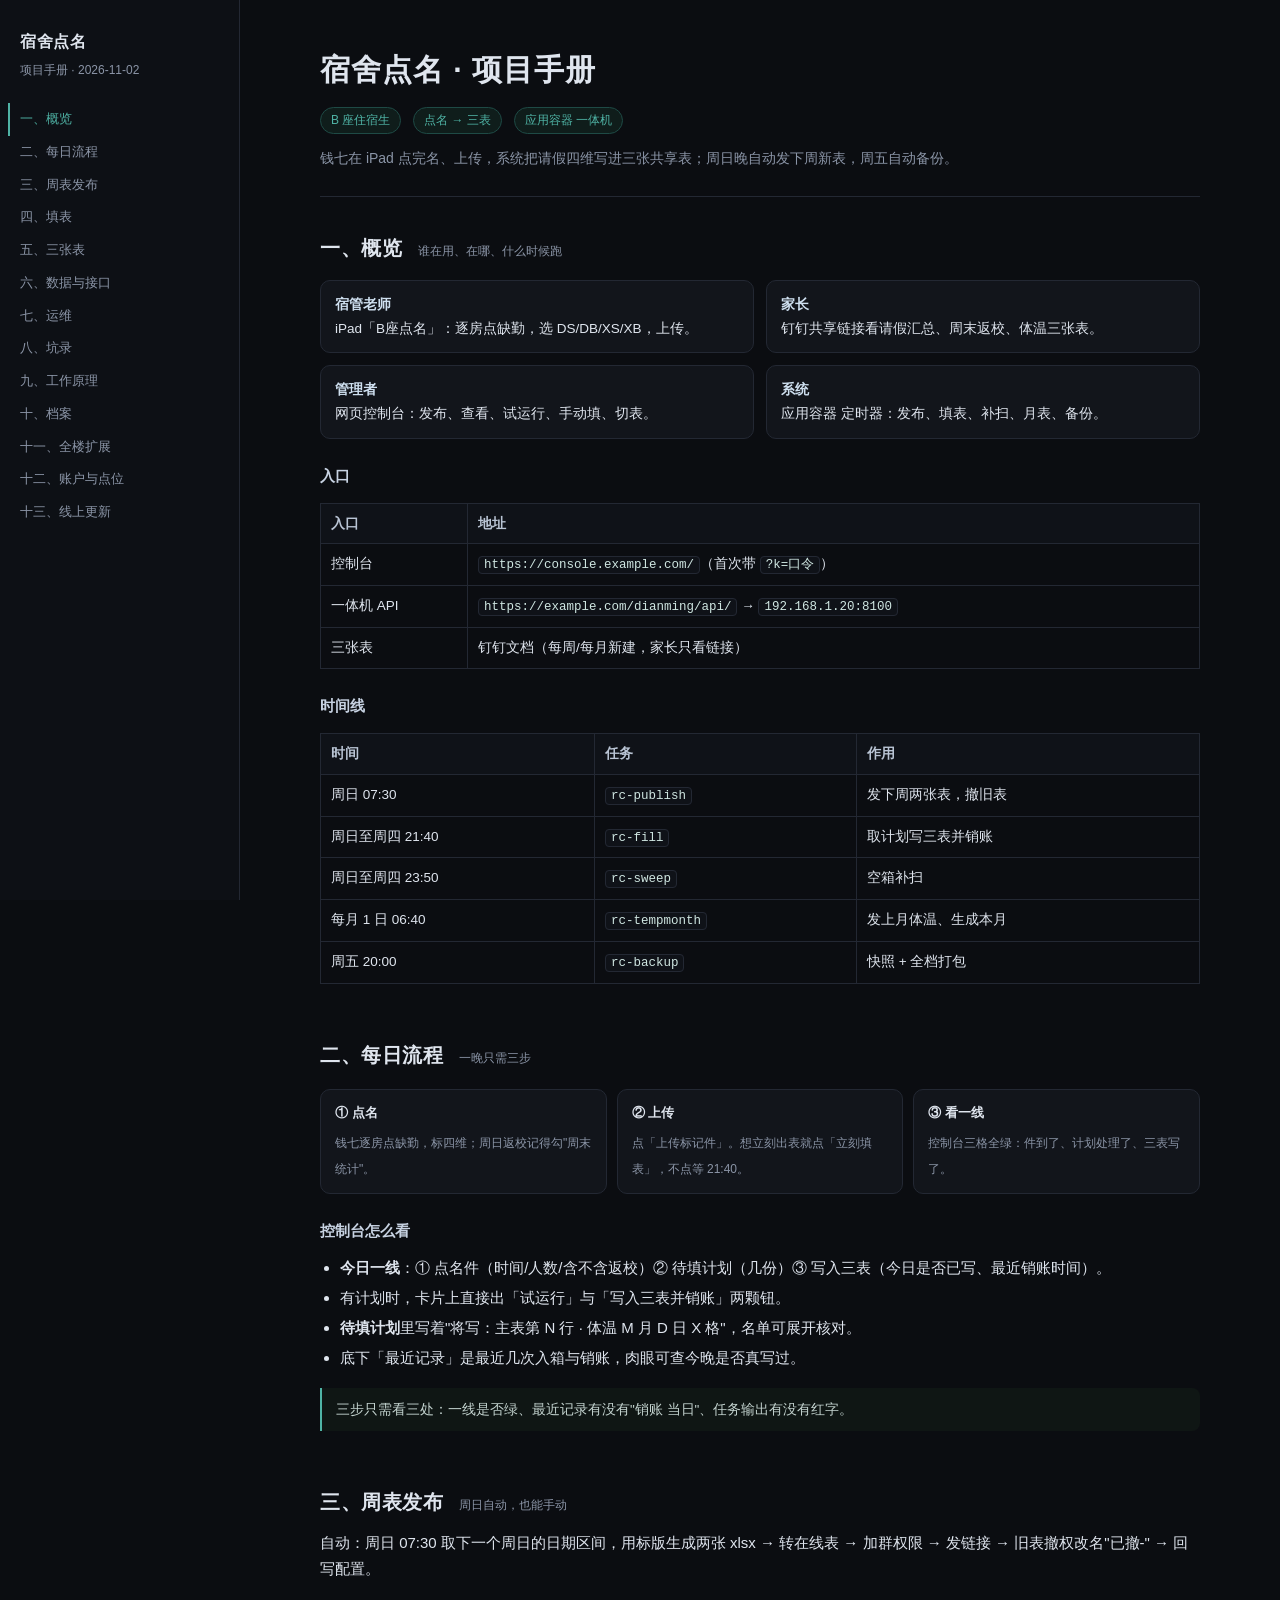
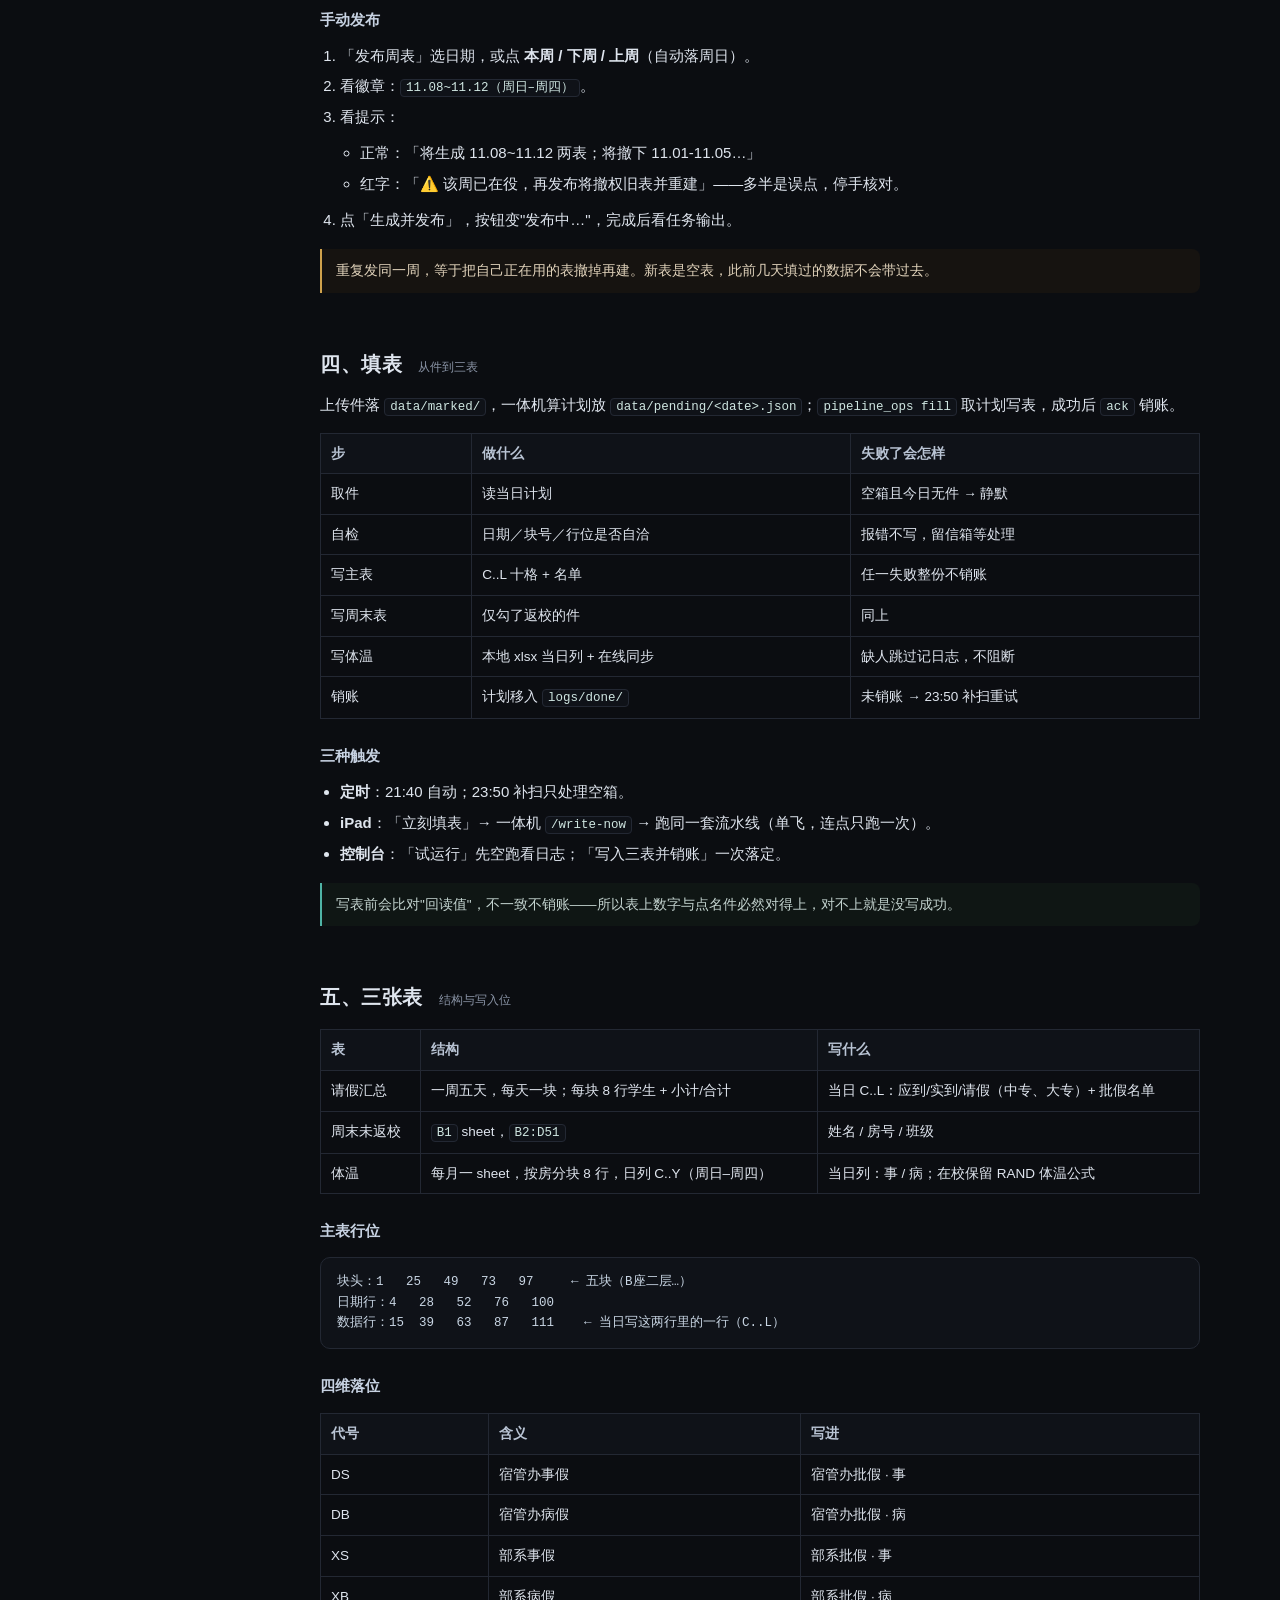
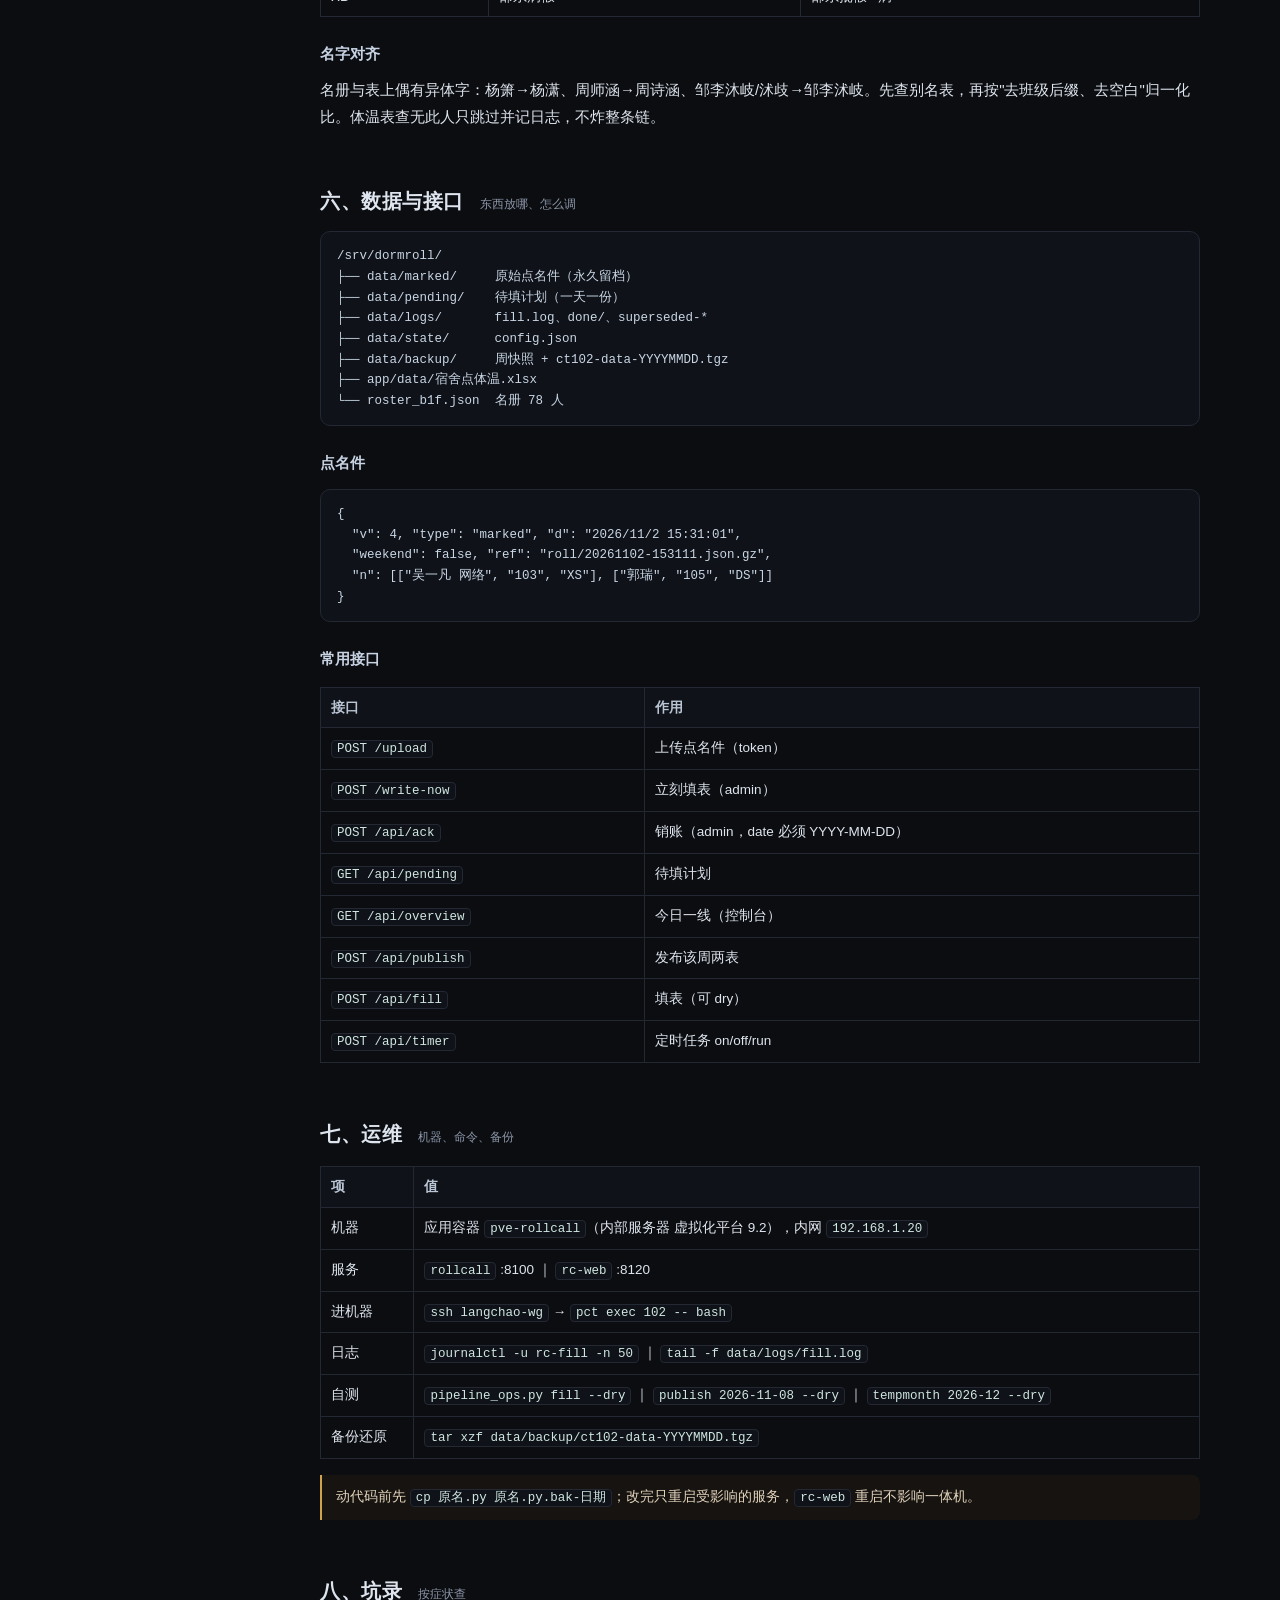
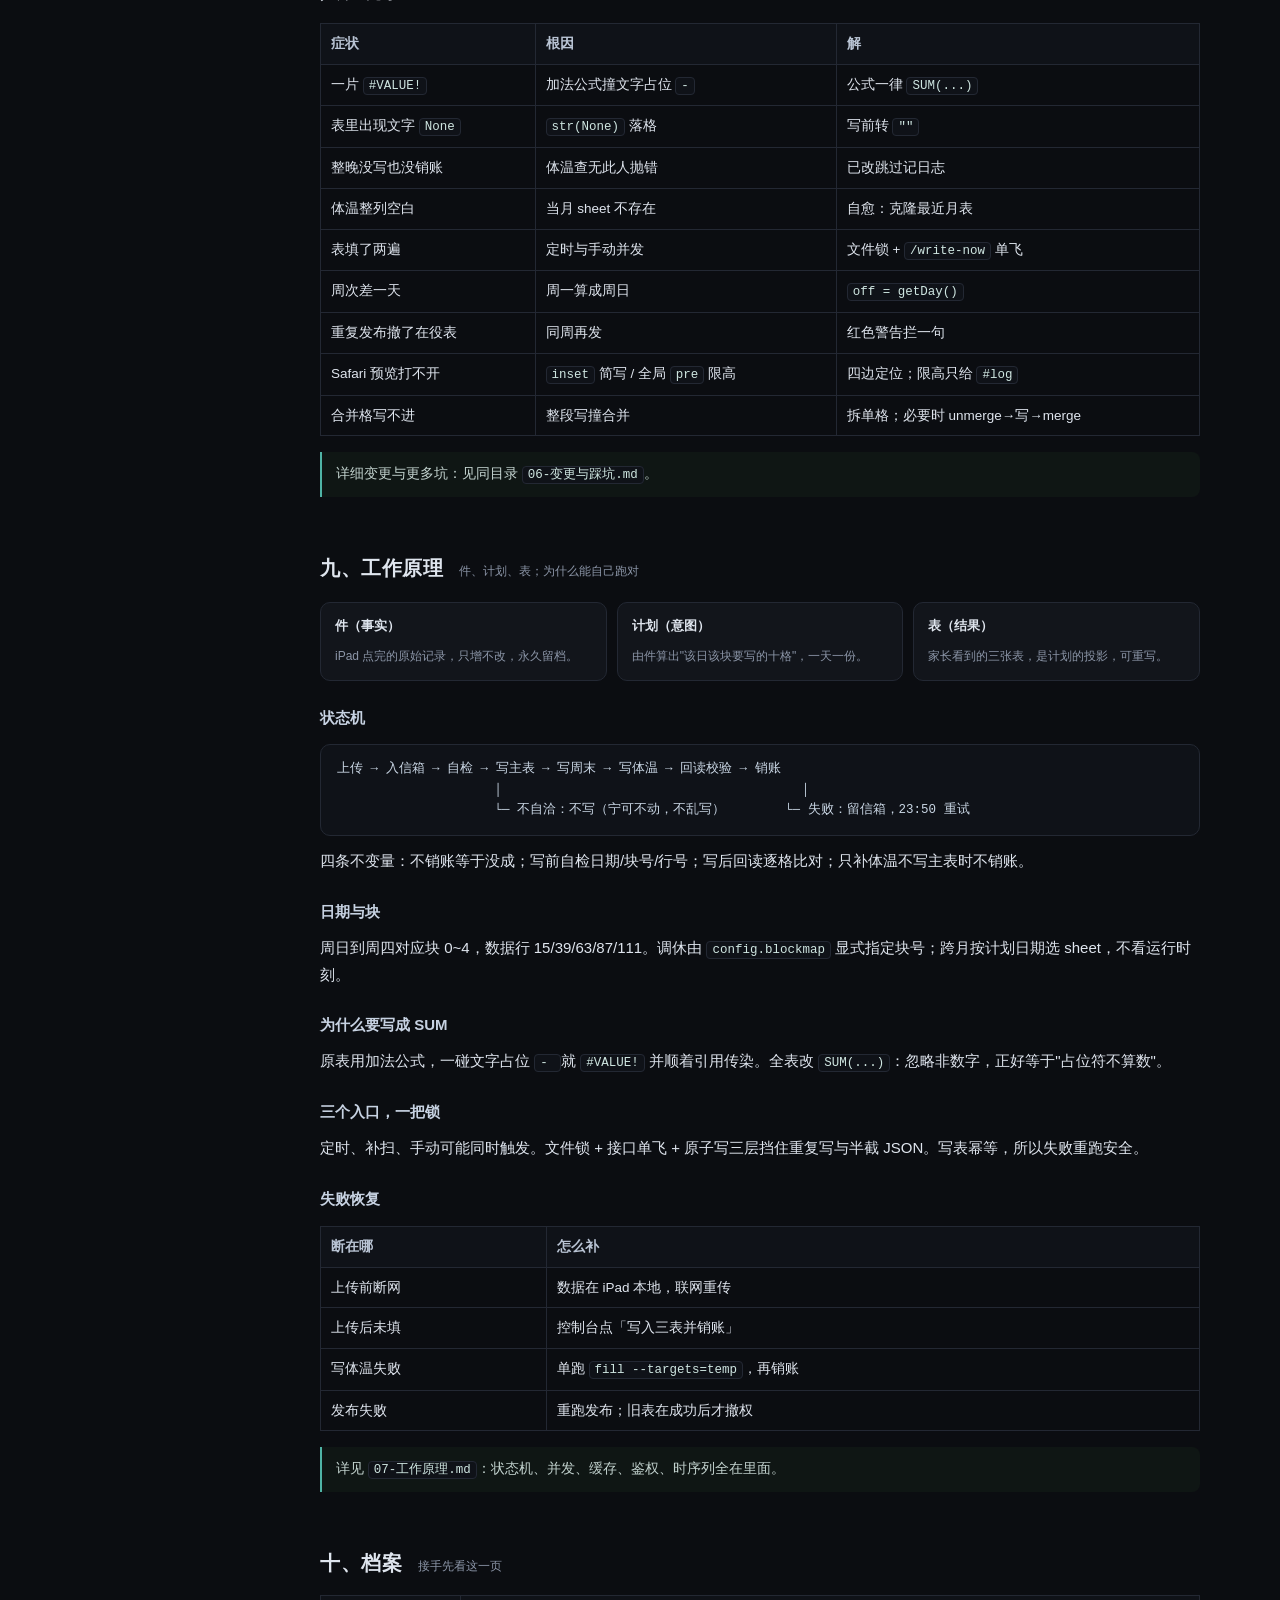
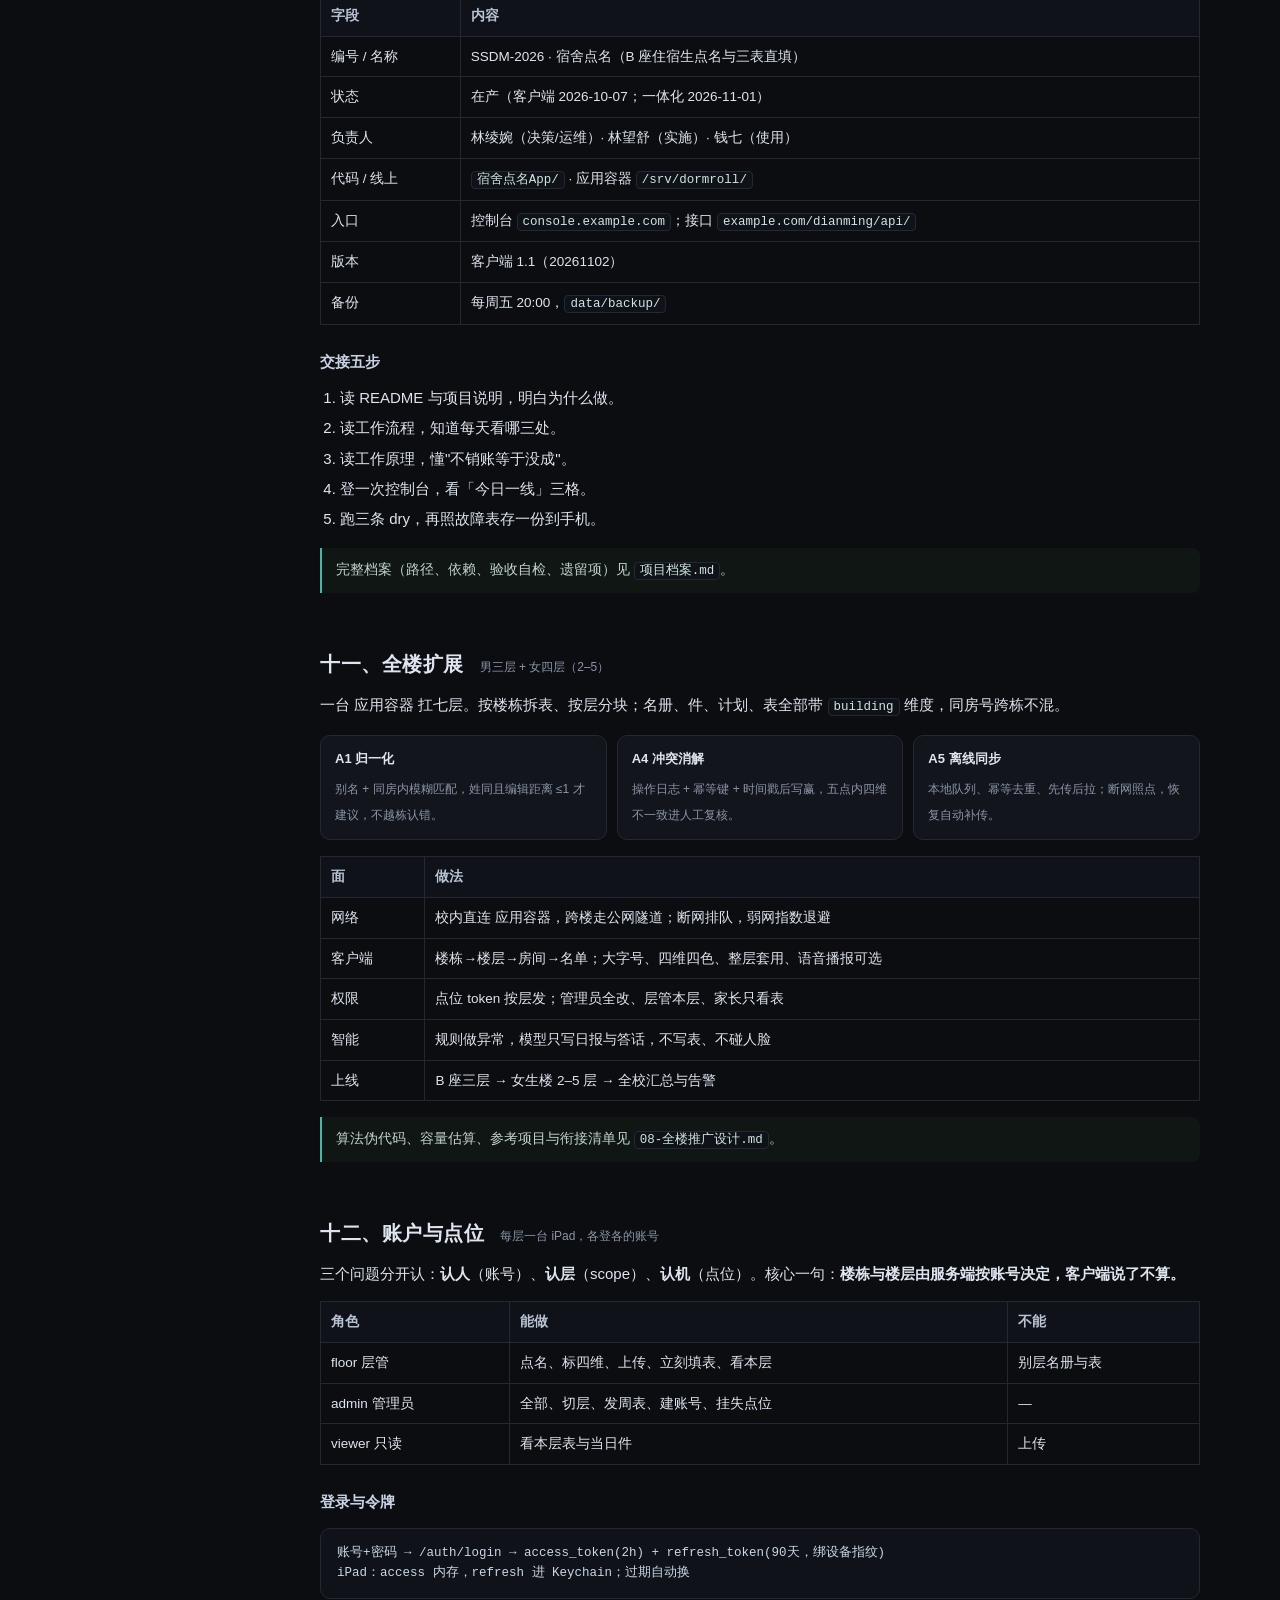
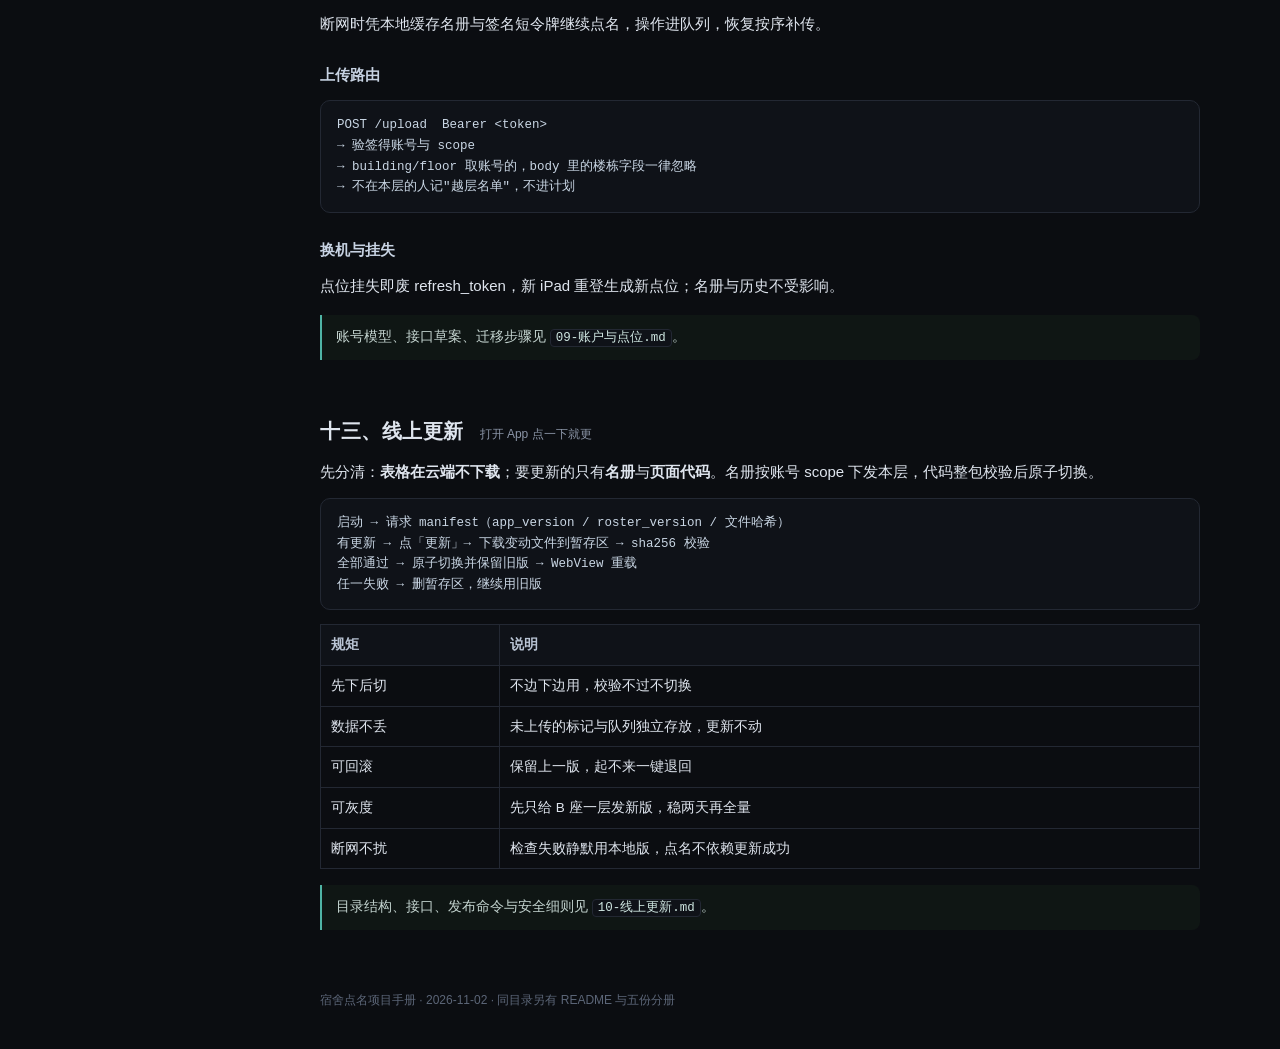
<file: docs/index.html>
<!doctype html>
<html lang="zh-CN">
<head>
<meta charset="utf-8">
<meta name="viewport" content="width=device-width,initial-scale=1">
<title>宿舍点名 · 项目手册</title>
<style>
  :root{
    --bg:#0b0d11; --card:#12151b; --line:#232833; --txt:#dfe5ee; --sub:#8b95a7;
    --acc:#4fb3a5; --warn:#d0a24c; --bad:#c9584f; --ok:#56a97a;
  }
  *{box-sizing:border-box}
  html,body{margin:0;background:var(--bg);color:var(--txt);
    font:15px/1.75 -apple-system,BlinkMacSystemFont,"PingFang SC","Hiragino Sans GB","Microsoft YaHei",sans-serif}
  a{color:var(--acc);text-decoration:none}
  a:hover{text-decoration:underline}
  .layout{display:flex;min-height:100vh}
  nav{width:240px;flex:0 0 240px;border-right:1px solid var(--line);padding:28px 20px;position:sticky;top:0;height:100vh;overflow:auto;background:#0d1015}
  nav h1{font-size:16px;margin:0 0 4px;letter-spacing:.5px}
  nav .sub{font-size:12px;color:var(--sub);margin-bottom:22px}
  nav a{display:block;color:var(--sub);font-size:13px;padding:5px 0;border-left:2px solid transparent;padding-left:10px;margin-left:-12px}
  nav a:hover{color:var(--txt);text-decoration:none}
  nav a.on{color:var(--acc);border-left-color:var(--acc)}
  main{flex:1;min-width:0;padding:44px 48px 80px}
  .wrap{max-width:880px;margin:0 auto}
  header.hero{border-bottom:1px solid var(--line);padding-bottom:26px;margin-bottom:34px}
  header.hero h1{font-size:30px;margin:0 0 10px;letter-spacing:1px}
  header.hero p{color:var(--sub);margin:0;font-size:14px}
  .tag{display:inline-block;font-size:12px;color:var(--acc);border:1px solid #1e4a45;background:#0f1d1b;border-radius:999px;padding:2px 10px;margin-right:8px}
  section{margin:0 0 54px;scroll-margin-top:28px}
  h2{font-size:20px;margin:0 0 6px;letter-spacing:.5px}
  h2 small{color:var(--sub);font-size:12px;font-weight:400;margin-left:10px;letter-spacing:0}
  h3{font-size:15px;margin:24px 0 8px;color:#c7d2e2}
  p{margin:10px 0}
  ul,ol{margin:10px 0;padding-left:20px}
  li{margin:4px 0}
  table{width:100%;border-collapse:collapse;margin:14px 0;font-size:13.5px}
  th,td{border:1px solid var(--line);padding:8px 10px;text-align:left;vertical-align:top}
  th{background:#0f1218;color:#b9c4d4;font-weight:600;white-space:nowrap}
  code{font-family:ui-monospace,SFMono-Regular,Menlo,monospace;font-size:12.5px;background:#0f1218;border:1px solid var(--line);border-radius:4px;padding:1px 5px;color:#cfe6e1}
  pre{background:#0f1218;border:1px solid var(--line);border-radius:10px;padding:14px 16px;overflow:auto;font-size:12.5px;line-height:1.65}
  pre code{background:none;border:0;padding:0;color:#c9d6e4}
  .flow{display:flex;gap:10px;flex-wrap:wrap;margin:16px 0}
  .step{flex:1 1 170px;border:1px solid var(--line);border-radius:10px;padding:12px 14px;background:var(--card)}
  .step b{display:block;font-size:13px;margin-bottom:4px}
  .step span{font-size:12px;color:var(--sub)}
  .note{border-left:2px solid var(--acc);background:#0f1614;padding:10px 14px;border-radius:0 8px 8px 0;margin:16px 0;font-size:13.5px;color:#c3d3cf}
  .warn{border-left-color:var(--warn);background:#161310;color:#e1d3bb}
  .grid{display:grid;grid-template-columns:1fr 1fr;gap:12px;margin:14px 0}
  .box{border:1px solid var(--line);border-radius:10px;padding:12px 14px;background:var(--card);font-size:13.5px}
  .box b{color:#cfe0f0}
  .k{color:var(--acc)}
  @media (max-width:900px){
    .layout{display:block}
    nav{position:static;width:auto;height:auto;border-right:0;border-bottom:1px solid var(--line)}
    nav a{display:inline-block;padding:4px 10px;margin:2px 4px 0 0;border-left:0;border-radius:6px;background:#12151b}
    main{padding:28px 20px 60px}
    .grid{grid-template-columns:1fr}
  }
  @media print{
    nav{display:none} body{background:#fff;color:#111} main{padding:0}
    :root{--line:#ddd;--card:#fafafa;--sub:#555;--txt:#111}
    pre,code{background:#f4f4f4;color:#111}
  }
</style>
</head>
<body>
<div class="layout">
<nav>
  <h1>宿舍点名</h1>
  <div class="sub">项目手册 · 2026-11-02</div>
  <a href="#overview" class="on">一、概览</a>
  <a href="#daily">二、每日流程</a>
  <a href="#publish">三、周表发布</a>
  <a href="#fill">四、填表</a>
  <a href="#tables">五、三张表</a>
  <a href="#data">六、数据与接口</a>
  <a href="#ops">七、运维</a>
  <a href="#pits">八、坑录</a>
  <a href="#principle">九、工作原理</a>
  <a href="#archive">十、档案</a>
  <a href="#expand">十一、全楼扩展</a>
  <a href="#accounts">十二、账户与点位</a>
  <a href="#ota">十三、线上更新</a>
</nav>
<main><div class="wrap">

<header class="hero">
  <h1>宿舍点名 · 项目手册</h1>
  <p>
    <span class="tag">B 座住宿生</span>
    <span class="tag">点名 → 三表</span>
    <span class="tag">应用容器 一体机</span>
  </p>
  <p style="margin-top:12px">钱七在 iPad 点完名、上传，系统把请假四维写进三张共享表；周日晚自动发下周新表，周五自动备份。</p>
</header>

<section id="overview">
  <h2>一、概览 <small>谁在用、在哪、什么时候跑</small></h2>
  <div class="grid">
    <div class="box"><b>宿管老师</b><br>iPad「B座点名」：逐房点缺勤，选 DS/DB/XS/XB，上传。</div>
    <div class="box"><b>家长</b><br>钉钉共享链接看请假汇总、周末返校、体温三张表。</div>
    <div class="box"><b>管理者</b><br>网页控制台：发布、查看、试运行、手动填、切表。</div>
    <div class="box"><b>系统</b><br>应用容器 定时器：发布、填表、补扫、月表、备份。</div>
  </div>

  <h3>入口</h3>
  <table>
    <tr><th>入口</th><th>地址</th></tr>
    <tr><td>控制台</td><td><code>https://console.example.com/</code>（首次带 <code>?k=口令</code>）</td></tr>
    <tr><td>一体机 API</td><td><code>https://example.com/dianming/api/</code> → <code>192.168.1.20:8100</code></td></tr>
    <tr><td>三张表</td><td>钉钉文档（每周/每月新建，家长只看链接）</td></tr>
  </table>

  <h3>时间线</h3>
  <table>
    <tr><th>时间</th><th>任务</th><th>作用</th></tr>
    <tr><td>周日 07:30</td><td><code>rc-publish</code></td><td>发下周两张表，撤旧表</td></tr>
    <tr><td>周日至周四 21:40</td><td><code>rc-fill</code></td><td>取计划写三表并销账</td></tr>
    <tr><td>周日至周四 23:50</td><td><code>rc-sweep</code></td><td>空箱补扫</td></tr>
    <tr><td>每月 1 日 06:40</td><td><code>rc-tempmonth</code></td><td>发上月体温、生成本月</td></tr>
    <tr><td>周五 20:00</td><td><code>rc-backup</code></td><td>快照 + 全档打包</td></tr>
  </table>
</section>

<section id="daily">
  <h2>二、每日流程 <small>一晚只需三步</small></h2>
  <div class="flow">
    <div class="step"><b>① 点名</b><span>钱七逐房点缺勤，标四维；周日返校记得勾"周末统计"。</span></div>
    <div class="step"><b>② 上传</b><span>点「上传标记件」。想立刻出表就点「立刻填表」，不点等 21:40。</span></div>
    <div class="step"><b>③ 看一线</b><span>控制台三格全绿：件到了、计划处理了、三表写了。</span></div>
  </div>

  <h3>控制台怎么看</h3>
  <ul>
    <li><b>今日一线</b>：① 点名件（时间/人数/含不含返校）② 待填计划（几份）③ 写入三表（今日是否已写、最近销账时间）。</li>
    <li>有计划时，卡片上直接出「试运行」与「写入三表并销账」两颗钮。</li>
    <li><b>待填计划</b>里写着"将写：主表第 N 行 · 体温 M 月 D 日 X 格"，名单可展开核对。</li>
    <li>底下「最近记录」是最近几次入箱与销账，肉眼可查今晚是否真写过。</li>
  </ul>

  <div class="note">三步只需看三处：一线是否绿、最近记录有没有"销账 当日"、任务输出有没有红字。</div>
</section>

<section id="publish">
  <h2>三、周表发布 <small>周日自动，也能手动</small></h2>
  <p>自动：周日 07:30 取下一个周日的日期区间，用标版生成两张 xlsx → 转在线表 → 加群权限 → 发链接 → 旧表撤权改名"已撤-" → 回写配置。</p>
  <h3>手动发布</h3>
  <ol>
    <li>「发布周表」选日期，或点 <b>本周 / 下周 / 上周</b>（自动落周日）。</li>
    <li>看徽章：<code>11.08~11.12（周日–周四）</code>。</li>
    <li>看提示：
      <ul>
        <li>正常：「将生成 11.08~11.12 两表；将撤下 11.01-11.05…」</li>
        <li>红字：「⚠️ 该周已在役，再发布将撤权旧表并重建」——多半是误点，停手核对。</li>
      </ul>
    </li>
    <li>点「生成并发布」，按钮变"发布中…"，完成后看任务输出。</li>
  </ol>
  <div class="note warn">重复发同一周，等于把自己正在用的表撤掉再建。新表是空表，此前几天填过的数据不会带过去。</div>
</section>

<section id="fill">
  <h2>四、填表 <small>从件到三表</small></h2>
  <p>上传件落 <code>data/marked/</code>，一体机算计划放 <code>data/pending/&lt;date&gt;.json</code>；<code>pipeline_ops fill</code> 取计划写表，成功后 <code>ack</code> 销账。</p>
  <table>
    <tr><th>步</th><th>做什么</th><th>失败了会怎样</th></tr>
    <tr><td>取件</td><td>读当日计划</td><td>空箱且今日无件 → 静默</td></tr>
    <tr><td>自检</td><td>日期／块号／行位是否自洽</td><td>报错不写，留信箱等处理</td></tr>
    <tr><td>写主表</td><td>C..L 十格 + 名单</td><td>任一失败整份不销账</td></tr>
    <tr><td>写周末表</td><td>仅勾了返校的件</td><td>同上</td></tr>
    <tr><td>写体温</td><td>本地 xlsx 当日列 + 在线同步</td><td>缺人跳过记日志，不阻断</td></tr>
    <tr><td>销账</td><td>计划移入 <code>logs/done/</code></td><td>未销账 → 23:50 补扫重试</td></tr>
  </table>
  <h3>三种触发</h3>
  <ul>
    <li><b>定时</b>：21:40 自动；23:50 补扫只处理空箱。</li>
    <li><b>iPad</b>：「立刻填表」→ 一体机 <code>/write-now</code> → 跑同一套流水线（单飞，连点只跑一次）。</li>
    <li><b>控制台</b>：「试运行」先空跑看日志；「写入三表并销账」一次落定。</li>
  </ul>
  <div class="note">写表前会比对"回读值"，不一致不销账——所以表上数字与点名件必然对得上，对不上就是没写成功。</div>
</section>

<section id="tables">
  <h2>五、三张表 <small>结构与写入位</small></h2>
  <table>
    <tr><th>表</th><th>结构</th><th>写什么</th></tr>
    <tr><td>请假汇总</td><td>一周五天，每天一块；每块 8 行学生 + 小计/合计</td><td>当日 C..L：应到/实到/请假（中专、大专）+ 批假名单</td></tr>
    <tr><td>周末未返校</td><td><code>B1</code> sheet，<code>B2:D51</code></td><td>姓名 / 房号 / 班级</td></tr>
    <tr><td>体温</td><td>每月一 sheet，按房分块 8 行，日列 C..Y（周日–周四）</td><td>当日列：事 / 病；在校保留 RAND 体温公式</td></tr>
  </table>
  <h3>主表行位</h3>
  <pre><code>块头：1   25   49   73   97     ← 五块（B座二层…）
日期行：4   28   52   76   100
数据行：15  39   63   87   111    ← 当日写这两行里的一行（C..L）</code></pre>
  <h3>四维落位</h3>
  <table>
    <tr><th>代号</th><th>含义</th><th>写进</th></tr>
    <tr><td>DS</td><td>宿管办事假</td><td>宿管办批假 · 事</td></tr>
    <tr><td>DB</td><td>宿管办病假</td><td>宿管办批假 · 病</td></tr>
    <tr><td>XS</td><td>部系事假</td><td>部系批假 · 事</td></tr>
    <tr><td>XB</td><td>部系病假</td><td>部系批假 · 病</td></tr>
  </table>
  <h3>名字对齐</h3>
  <p>名册与表上偶有异体字：杨箫→杨潇、周师涵→周诗涵、邹李沐岐/沭歧→邹李沭岐。先查别名表，再按"去班级后缀、去空白"归一化比。体温表查无此人只跳过并记日志，不炸整条链。</p>
</section>

<section id="data">
  <h2>六、数据与接口 <small>东西放哪、怎么调</small></h2>
  <pre><code>/srv/dormroll/
├── data/marked/     原始点名件（永久留档）
├── data/pending/    待填计划（一天一份）
├── data/logs/       fill.log、done/、superseded-*
├── data/state/      config.json
├── data/backup/     周快照 + ct102-data-YYYYMMDD.tgz
├── app/data/宿舍点体温.xlsx
└── roster_b1f.json  名册 78 人</code></pre>
  <h3>点名件</h3>
  <pre><code>{
  "v": 4, "type": "marked", "d": "2026/11/2 15:31:01",
  "weekend": false, "ref": "roll/20261102-153111.json.gz",
  "n": [["吴一凡 网络", "103", "XS"], ["郭瑞", "105", "DS"]]
}</code></pre>
  <h3>常用接口</h3>
  <table>
    <tr><th>接口</th><th>作用</th></tr>
    <tr><td><code>POST /upload</code></td><td>上传点名件（token）</td></tr>
    <tr><td><code>POST /write-now</code></td><td>立刻填表（admin）</td></tr>
    <tr><td><code>POST /api/ack</code></td><td>销账（admin，date 必须 YYYY-MM-DD）</td></tr>
    <tr><td><code>GET /api/pending</code></td><td>待填计划</td></tr>
    <tr><td><code>GET /api/overview</code></td><td>今日一线（控制台）</td></tr>
    <tr><td><code>POST /api/publish</code></td><td>发布该周两表</td></tr>
    <tr><td><code>POST /api/fill</code></td><td>填表（可 dry）</td></tr>
    <tr><td><code>POST /api/timer</code></td><td>定时任务 on/off/run</td></tr>
  </table>
</section>

<section id="ops">
  <h2>七、运维 <small>机器、命令、备份</small></h2>
  <table>
    <tr><th>项</th><th>值</th></tr>
    <tr><td>机器</td><td>应用容器 <code>pve-rollcall</code>（内部服务器 虚拟化平台 9.2），内网 <code>192.168.1.20</code></td></tr>
    <tr><td>服务</td><td><code>rollcall</code> :8100 ｜ <code>rc-web</code> :8120</td></tr>
    <tr><td>进机器</td><td><code>ssh langchao-wg</code> → <code>pct exec 102 -- bash</code></td></tr>
    <tr><td>日志</td><td><code>journalctl -u rc-fill -n 50</code> ｜ <code>tail -f data/logs/fill.log</code></td></tr>
    <tr><td>自测</td><td><code>pipeline_ops.py fill --dry</code> ｜ <code>publish 2026-11-08 --dry</code> ｜ <code>tempmonth 2026-12 --dry</code></td></tr>
    <tr><td>备份还原</td><td><code>tar xzf data/backup/ct102-data-YYYYMMDD.tgz</code></td></tr>
  </table>
  <div class="note warn">动代码前先 <code>cp 原名.py 原名.py.bak-日期</code>；改完只重启受影响的服务，<code>rc-web</code> 重启不影响一体机。</div>
</section>

<section id="pits">
  <h2>八、坑录 <small>按症状查</small></h2>
  <table>
    <tr><th>症状</th><th>根因</th><th>解</th></tr>
    <tr><td>一片 <code>#VALUE!</code></td><td>加法公式撞文字占位 <code> - </code></td><td>公式一律 <code>SUM(...)</code></td></tr>
    <tr><td>表里出现文字 <code>None</code></td><td><code>str(None)</code> 落格</td><td>写前转 <code>""</code></td></tr>
    <tr><td>整晚没写也没销账</td><td>体温查无此人抛错</td><td>已改跳过记日志</td></tr>
    <tr><td>体温整列空白</td><td>当月 sheet 不存在</td><td>自愈：克隆最近月表</td></tr>
    <tr><td>表填了两遍</td><td>定时与手动并发</td><td>文件锁 + <code>/write-now</code> 单飞</td></tr>
    <tr><td>周次差一天</td><td>周一算成周日</td><td><code>off = getDay()</code></td></tr>
    <tr><td>重复发布撤了在役表</td><td>同周再发</td><td>红色警告拦一句</td></tr>
    <tr><td>Safari 预览打不开</td><td><code>inset</code> 简写 / 全局 <code>pre</code> 限高</td><td>四边定位；限高只给 <code>#log</code></td></tr>
    <tr><td>合并格写不进</td><td>整段写撞合并</td><td>拆单格；必要时 unmerge→写→merge</td></tr>
  </table>
  <div class="note">详细变更与更多坑：见同目录 <code>06-变更与踩坑.md</code>。</div>
</section>

<section id="principle">
  <h2>九、工作原理 <small>件、计划、表；为什么能自己跑对</small></h2>
  <div class="flow">
    <div class="step"><b>件（事实）</b><span>iPad 点完的原始记录，只增不改，永久留档。</span></div>
    <div class="step"><b>计划（意图）</b><span>由件算出"该日该块要写的十格"，一天一份。</span></div>
    <div class="step"><b>表（结果）</b><span>家长看到的三张表，是计划的投影，可重写。</span></div>
  </div>
  <h3>状态机</h3>
  <pre><code>上传 → 入信箱 → 自检 → 写主表 → 写周末 → 写体温 → 回读校验 → 销账
                     │                                        │
                     └─ 不自洽：不写（宁可不动，不乱写）        └─ 失败：留信箱，23:50 重试</code></pre>
  <p>四条不变量：不销账等于没成；写前自检日期/块号/行号；写后回读逐格比对；只补体温不写主表时不销账。</p>

  <h3>日期与块</h3>
  <p>周日到周四对应块 0~4，数据行 15/39/63/87/111。调休由 <code>config.blockmap</code> 显式指定块号；跨月按计划日期选 sheet，不看运行时刻。</p>

  <h3>为什么要写成 SUM</h3>
  <p>原表用加法公式，一碰文字占位 <code> - </code> 就 <code>#VALUE!</code> 并顺着引用传染。全表改 <code>SUM(...)</code>：忽略非数字，正好等于"占位符不算数"。</p>

  <h3>三个入口，一把锁</h3>
  <p>定时、补扫、手动可能同时触发。文件锁 + 接口单飞 + 原子写三层挡住重复写与半截 JSON。写表幂等，所以失败重跑安全。</p>

  <h3>失败恢复</h3>
  <table>
    <tr><th>断在哪</th><th>怎么补</th></tr>
    <tr><td>上传前断网</td><td>数据在 iPad 本地，联网重传</td></tr>
    <tr><td>上传后未填</td><td>控制台点「写入三表并销账」</td></tr>
    <tr><td>写体温失败</td><td>单跑 <code>fill --targets=temp</code>，再销账</td></tr>
    <tr><td>发布失败</td><td>重跑发布；旧表在成功后才撤权</td></tr>
  </table>
  <div class="note">详见 <code>07-工作原理.md</code>：状态机、并发、缓存、鉴权、时序列全在里面。</div>
</section>

<section id="archive">
  <h2>十、档案 <small>接手先看这一页</small></h2>
  <table>
    <tr><th>字段</th><th>内容</th></tr>
    <tr><td>编号 / 名称</td><td>SSDM-2026 · 宿舍点名（B 座住宿生点名与三表直填）</td></tr>
    <tr><td>状态</td><td>在产（客户端 2026-10-07；一体化 2026-11-01）</td></tr>
    <tr><td>负责人</td><td>林绫婉（决策/运维）· 林望舒（实施）· 钱七（使用）</td></tr>
    <tr><td>代码 / 线上</td><td><code>宿舍点名App/</code> · 应用容器 <code>/srv/dormroll/</code></td></tr>
    <tr><td>入口</td><td>控制台 <code>console.example.com</code>；接口 <code>example.com/dianming/api/</code></td></tr>
    <tr><td>版本</td><td>客户端 1.1（20261102）</td></tr>
    <tr><td>备份</td><td>每周五 20:00，<code>data/backup/</code></td></tr>
  </table>
  <h3>交接五步</h3>
  <ol>
    <li>读 README 与项目说明，明白为什么做。</li>
    <li>读工作流程，知道每天看哪三处。</li>
    <li>读工作原理，懂"不销账等于没成"。</li>
    <li>登一次控制台，看「今日一线」三格。</li>
    <li>跑三条 dry，再照故障表存一份到手机。</li>
  </ol>
  <div class="note">完整档案（路径、依赖、验收自检、遗留项）见 <code>项目档案.md</code>。</div>
</section>

<section id="expand">
  <h2>十一、全楼扩展 <small>男三层 + 女四层（2–5）</small></h2>
  <p>一台 应用容器 扛七层。按楼栋拆表、按层分块；名册、件、计划、表全部带 <code>building</code> 维度，同房号跨栋不混。</p>
  <div class="flow">
    <div class="step"><b>A1 归一化</b><span>别名 + 同房内模糊匹配，姓同且编辑距离 ≤1 才建议，不越栋认错。</span></div>
    <div class="step"><b>A4 冲突消解</b><span>操作日志 + 幂等键 + 时间戳后写赢，五点内四维不一致进人工复核。</span></div>
    <div class="step"><b>A5 离线同步</b><span>本地队列、幂等去重、先传后拉；断网照点，恢复自动补传。</span></div>
  </div>
  <table>
    <tr><th>面</th><th>做法</th></tr>
    <tr><td>网络</td><td>校内直连 应用容器，跨楼走公网隧道；断网排队，弱网指数退避</td></tr>
    <tr><td>客户端</td><td>楼栋→楼层→房间→名单；大字号、四维四色、整层套用、语音播报可选</td></tr>
    <tr><td>权限</td><td>点位 token 按层发；管理员全改、层管本层、家长只看表</td></tr>
    <tr><td>智能</td><td>规则做异常，模型只写日报与答话，不写表、不碰人脸</td></tr>
    <tr><td>上线</td><td>B 座三层 → 女生楼 2–5 层 → 全校汇总与告警</td></tr>
  </table>
  <div class="note">算法伪代码、容量估算、参考项目与衔接清单见 <code>08-全楼推广设计.md</code>。</div>
</section>

<section id="accounts">
  <h2>十二、账户与点位 <small>每层一台 iPad，各登各的账号</small></h2>
  <p>三个问题分开认：<b>认人</b>（账号）、<b>认层</b>（scope）、<b>认机</b>（点位）。核心一句：<b>楼栋与楼层由服务端按账号决定，客户端说了不算。</b></p>
  <table>
    <tr><th>角色</th><th>能做</th><th>不能</th></tr>
    <tr><td>floor 层管</td><td>点名、标四维、上传、立刻填表、看本层</td><td>别层名册与表</td></tr>
    <tr><td>admin 管理员</td><td>全部、切层、发周表、建账号、挂失点位</td><td>—</td></tr>
    <tr><td>viewer 只读</td><td>看本层表与当日件</td><td>上传</td></tr>
  </table>
  <h3>登录与令牌</h3>
  <pre><code>账号+密码 → /auth/login → access_token(2h) + refresh_token(90天，绑设备指纹)
iPad：access 内存，refresh 进 Keychain；过期自动换</code></pre>
  <p>断网时凭本地缓存名册与签名短令牌继续点名，操作进队列，恢复按序补传。</p>
  <h3>上传路由</h3>
  <pre><code>POST /upload  Bearer &lt;token&gt;
→ 验签得账号与 scope
→ building/floor 取账号的，body 里的楼栋字段一律忽略
→ 不在本层的人记"越层名单"，不进计划</code></pre>
  <h3>换机与挂失</h3>
  <p>点位挂失即废 refresh_token，新 iPad 重登生成新点位；名册与历史不受影响。</p>
  <div class="note">账号模型、接口草案、迁移步骤见 <code>09-账户与点位.md</code>。</div>
</section>

<section id="ota">
  <h2>十三、线上更新 <small>打开 App 点一下就更</small></h2>
  <p>先分清：<b>表格在云端不下载</b>；要更新的只有<b>名册</b>与<b>页面代码</b>。名册按账号 scope 下发本层，代码整包校验后原子切换。</p>
  <pre><code>启动 → 请求 manifest（app_version / roster_version / 文件哈希）
有更新 → 点「更新」→ 下载变动文件到暂存区 → sha256 校验
全部通过 → 原子切换并保留旧版 → WebView 重载
任一失败 → 删暂存区，继续用旧版</code></pre>
  <table>
    <tr><th>规矩</th><th>说明</th></tr>
    <tr><td>先下后切</td><td>不边下边用，校验不过不切换</td></tr>
    <tr><td>数据不丢</td><td>未上传的标记与队列独立存放，更新不动</td></tr>
    <tr><td>可回滚</td><td>保留上一版，起不来一键退回</td></tr>
    <tr><td>可灰度</td><td>先只给 B 座一层发新版，稳两天再全量</td></tr>
    <tr><td>断网不扰</td><td>检查失败静默用本地版，点名不依赖更新成功</td></tr>
  </table>
  <div class="note">目录结构、接口、发布命令与安全细则见 <code>10-线上更新.md</code>。</div>
</section>

<p style="color:#5c6678;font-size:12px;margin-top:60px">宿舍点名项目手册 · 2026-11-02 · 同目录另有 README 与五份分册</p>

</div></main>
</div>
<script>
  const links=[...document.querySelectorAll('nav a')];
  const secs=links.map(a=>document.querySelector(a.getAttribute('href')));
  const io=new IntersectionObserver(es=>{
    es.forEach(e=>{
      if(e.isIntersecting){
        const i=secs.indexOf(e.target);
        links.forEach((l,j)=>l.classList.toggle('on',j===i));
      }
    });
  },{rootMargin:'-20% 0px -70% 0px'});
  secs.forEach(s=>s&&io.observe(s));
</script>
</body>
</html>
</file>
